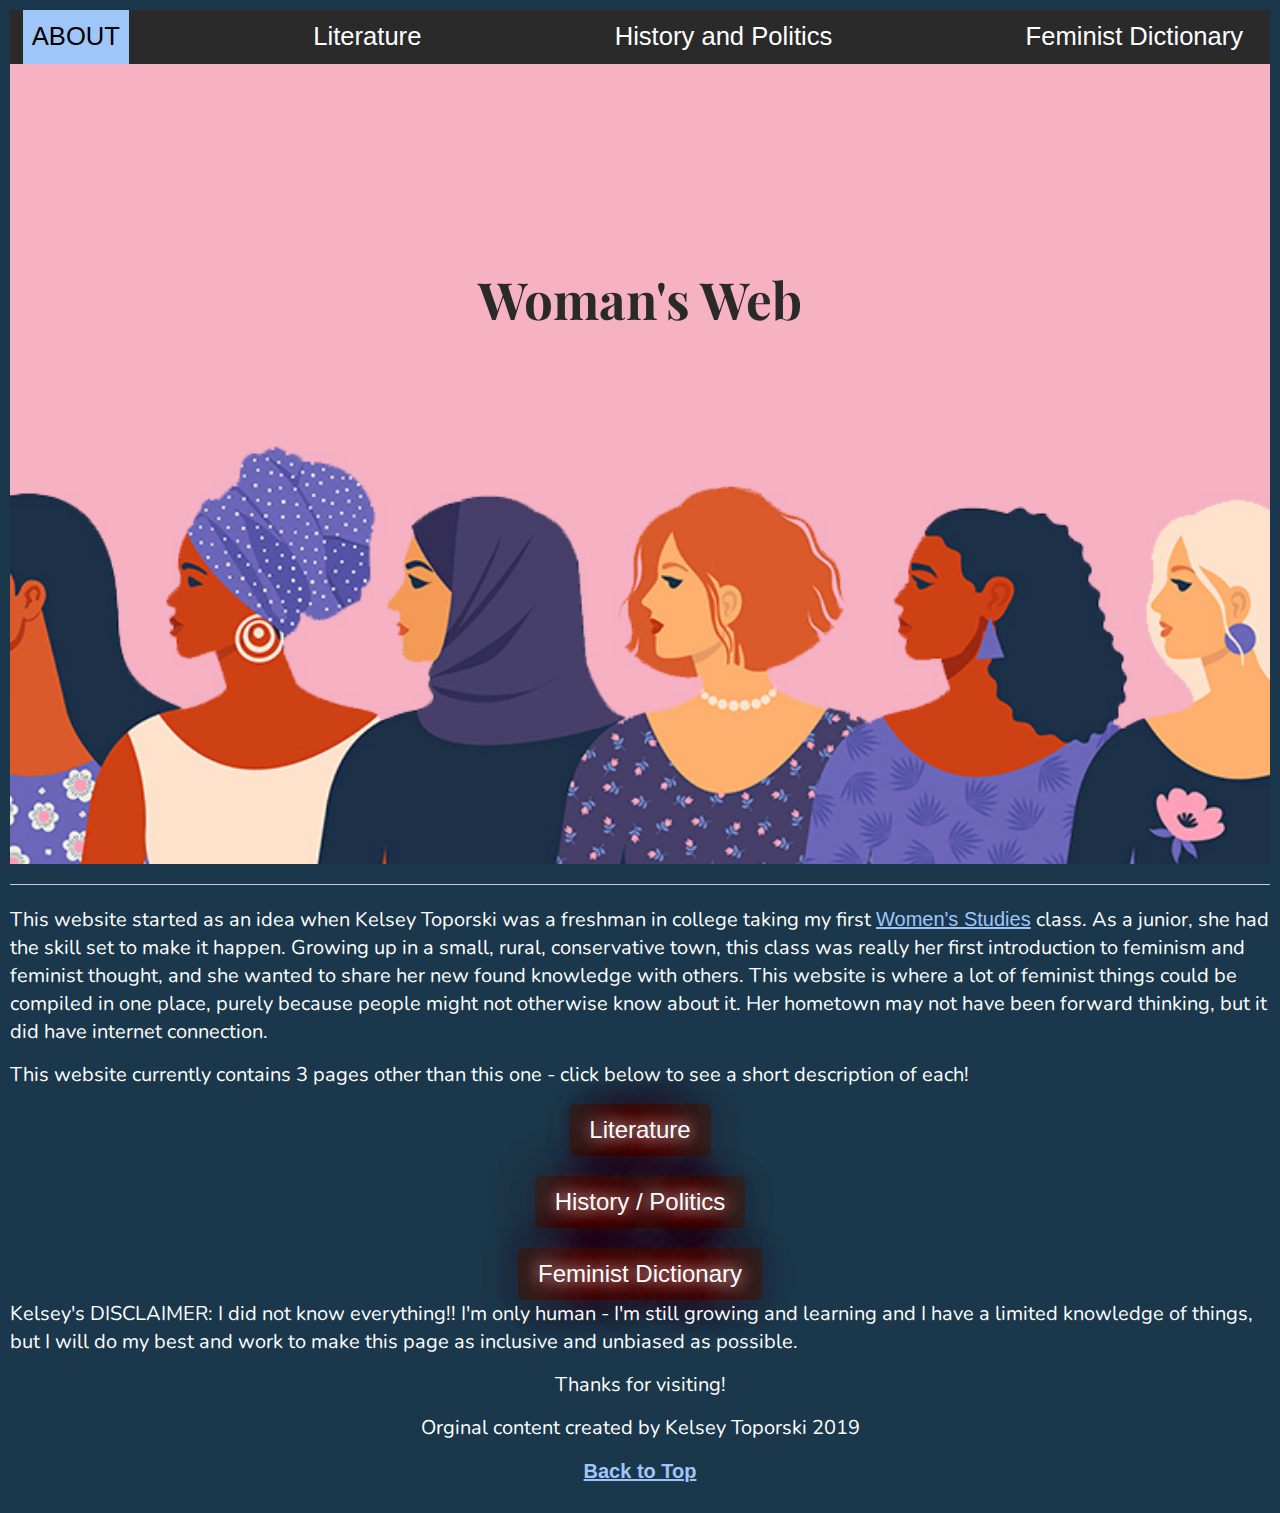
<file: index.html>
<!DOCTYPE html>
<html lang="en">
<head>
  <meta charset="UTF-8">

  <meta name="viewport" content="width=device-width, initial-scale=1.0">

  <!-- connects to the stylesheets -->
  <link rel="stylesheet" href="css/reset.css">
  <link rel="stylesheet" href="css/style.css">
  <link href="https://fonts.googleapis.com/css2?family=Abril+Fatface&display=swap" rel="stylesheet">
  <link href="https://fonts.googleapis.com/css2?family=Playfair+Display&display=swap" rel="stylesheet">
  <link href="https://fonts.googleapis.com/css2?family=Dancing+Script&display=swap" rel="stylesheet">
  <link href="https://fonts.googleapis.com/css2?family=Nunito&display=swap" rel="stylesheet">
  

  <!-- connect to a Google font -->  
  <!-- connect to a Font Aweseom font -->
  
  <link rel="stylesheet" href="https://use.fontawesome.com/releases/v5.7.1/css/all.css" integrity="sha384-fnmOCqbTlWIlj8LyTjo7mOUStjsKC4pOpQbqyi7RrhN7udi9RwhKkMHpvLbHG9Sr" crossorigin="anonymous">
  <!-- connect to a favicon -->

  <title>Women's Web</title>
</head>

<body class="fade-out">
  <a class="skip-link" href="#main">Skip to Main Content</a>
  <header>
    <nav>
        <ul>
          <li><a class = "current" href="index.html">About</a></li>
          <li><a href="literature.html">Literature</a></li>
          <li><a href="history.html">History and Politics</a></li>
          <li><a href="femdict.html">Feminist Dictionary</a></li>
        </ul>
    </nav>
  <div class = "girlpwr">  
    <h1 class = "title"> Woman's Web 
      
    </h1>
  </div> 
    <hr>
  </header>

  <main id = "main">
   <!-- <img class="about_pic" src="images/women_march_pano.jpg" width="200" alt="Image of the Ann Arbor Women's March">-->
  
  <div> 
      <p>
        This website started as an idea when Kelsey Toporski was a freshman in college taking my first <a href="https://lsa.umich.edu/women"> Women's Studies</a> class. As a junior, she had the skill set to make it happen. Growing up in a small, rural, conservative town, this class was really her first introduction to feminism and feminist thought, and she wanted to share her new found knowledge with others. This website is where a lot of feminist things could be compiled in one place, purely because people might not otherwise know about it. Her hometown may not have been forward thinking, but it did have internet connection.
      </p>
      <p>
        This website currently contains 3 pages other than this one - click below to see a short description of each!
      </p>
    </div>
    <div class="format">
      <button class="hover-button neon-glow">Literature</button>
      <div class="content">
        <p>
          This page features books written by women and for women, books and essays about feminism, poems, plays, and bios of female writers.
        </p>
      </div>
    <button class="hover-button neon-glow">History / Politics</button>
      <div class="content">
        <p>
          This page features bios of important women in history and women currently in Congress or otherwise politically involved.
        </p>
      </div>
    <button class="neon-glow hover-button">Feminist Dictionary</button>
      <div class="content">
        <p>
          This page features a collection of important feminist terminology that might make reading easier. These will include formal definitions and my own understandings of the terms.
        </p>
      </div>
    </div>
    <div>
      <p>
        <span>Kelsey's DISCLAIMER:</span> I did not know everything!! I'm only human - I'm still growing and learning and I have a limited knowledge of things, but I will do my best and work to make this page as inclusive and unbiased as possible.
      </p>
    </div>
  </main>
  
  <footer>
    
    <p class="thanks">
      Thanks for visiting!
      
    </p>
    <p>Orginal content created by Kelsey Toporski 2019</p>
    <a href="#main">Back to Top</a> <i class="fas fa-female"></i> 
  </footer>

</body>
</html>
</file>
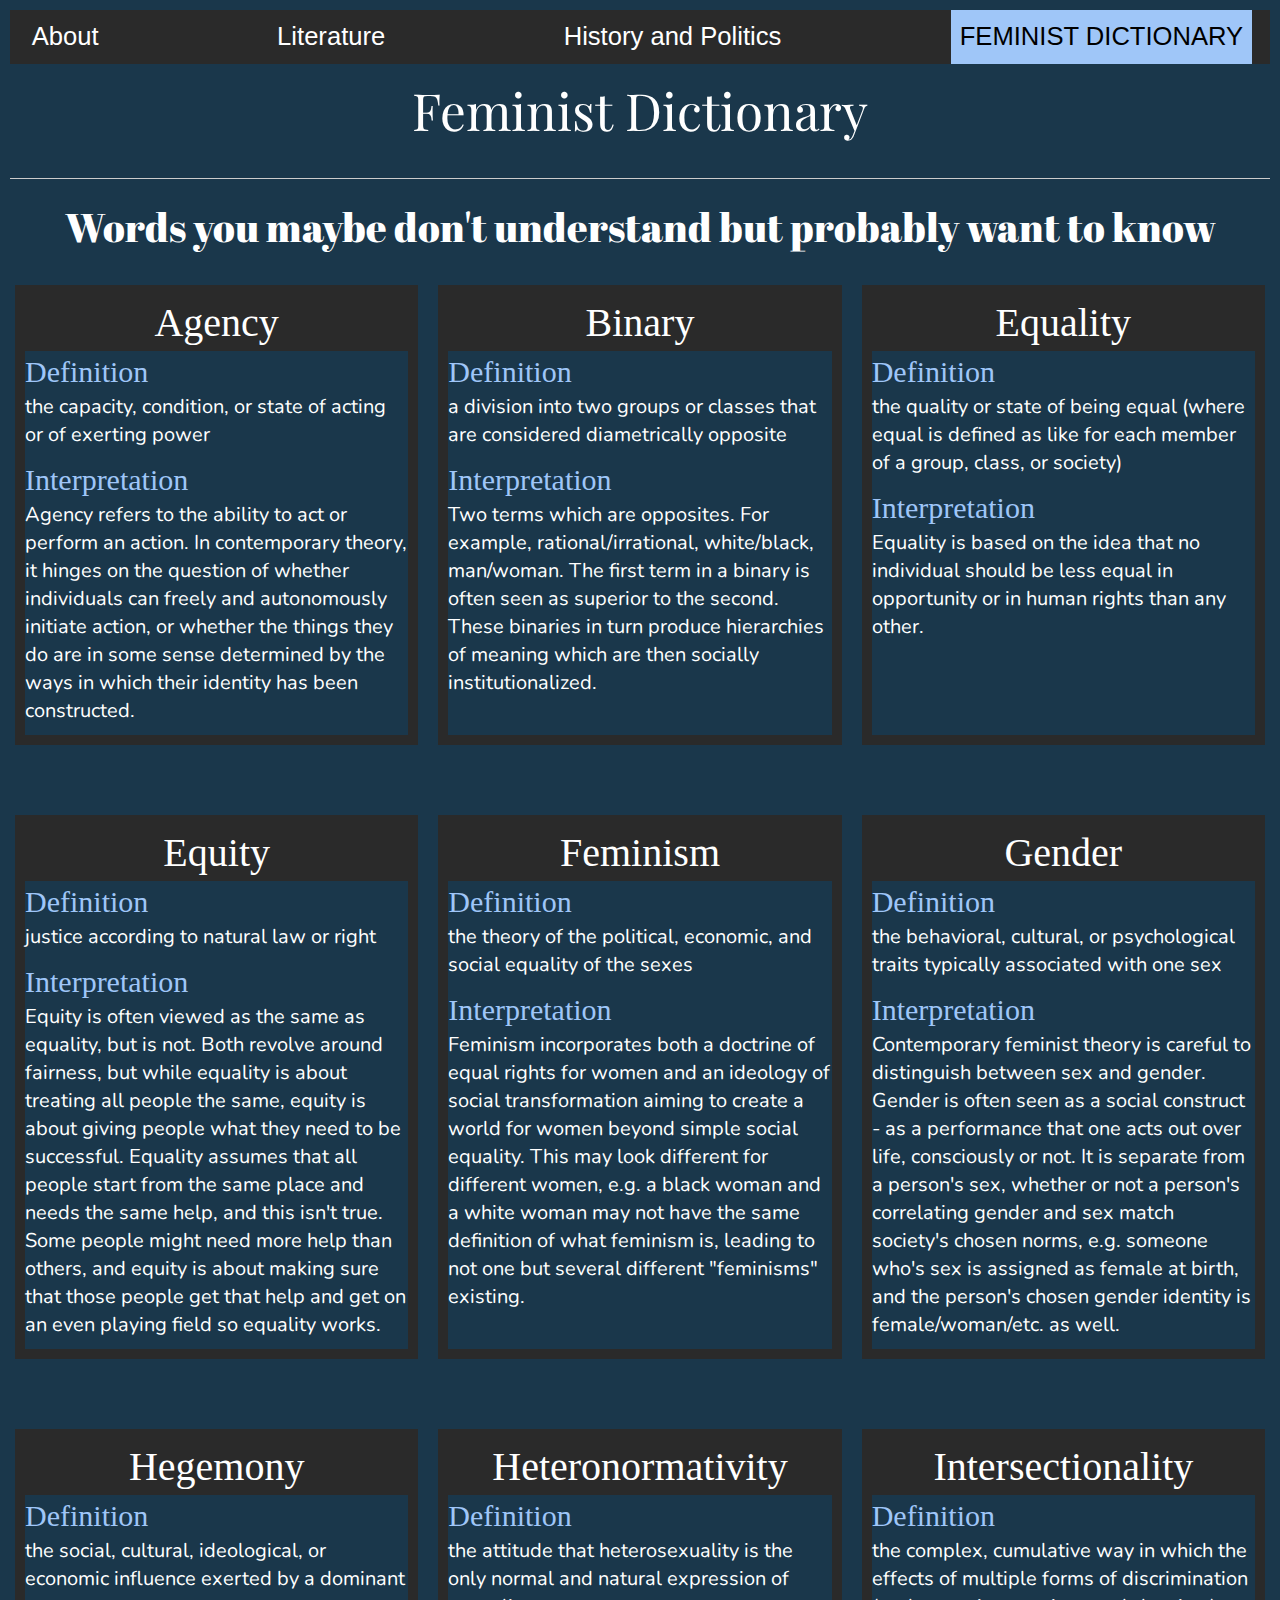
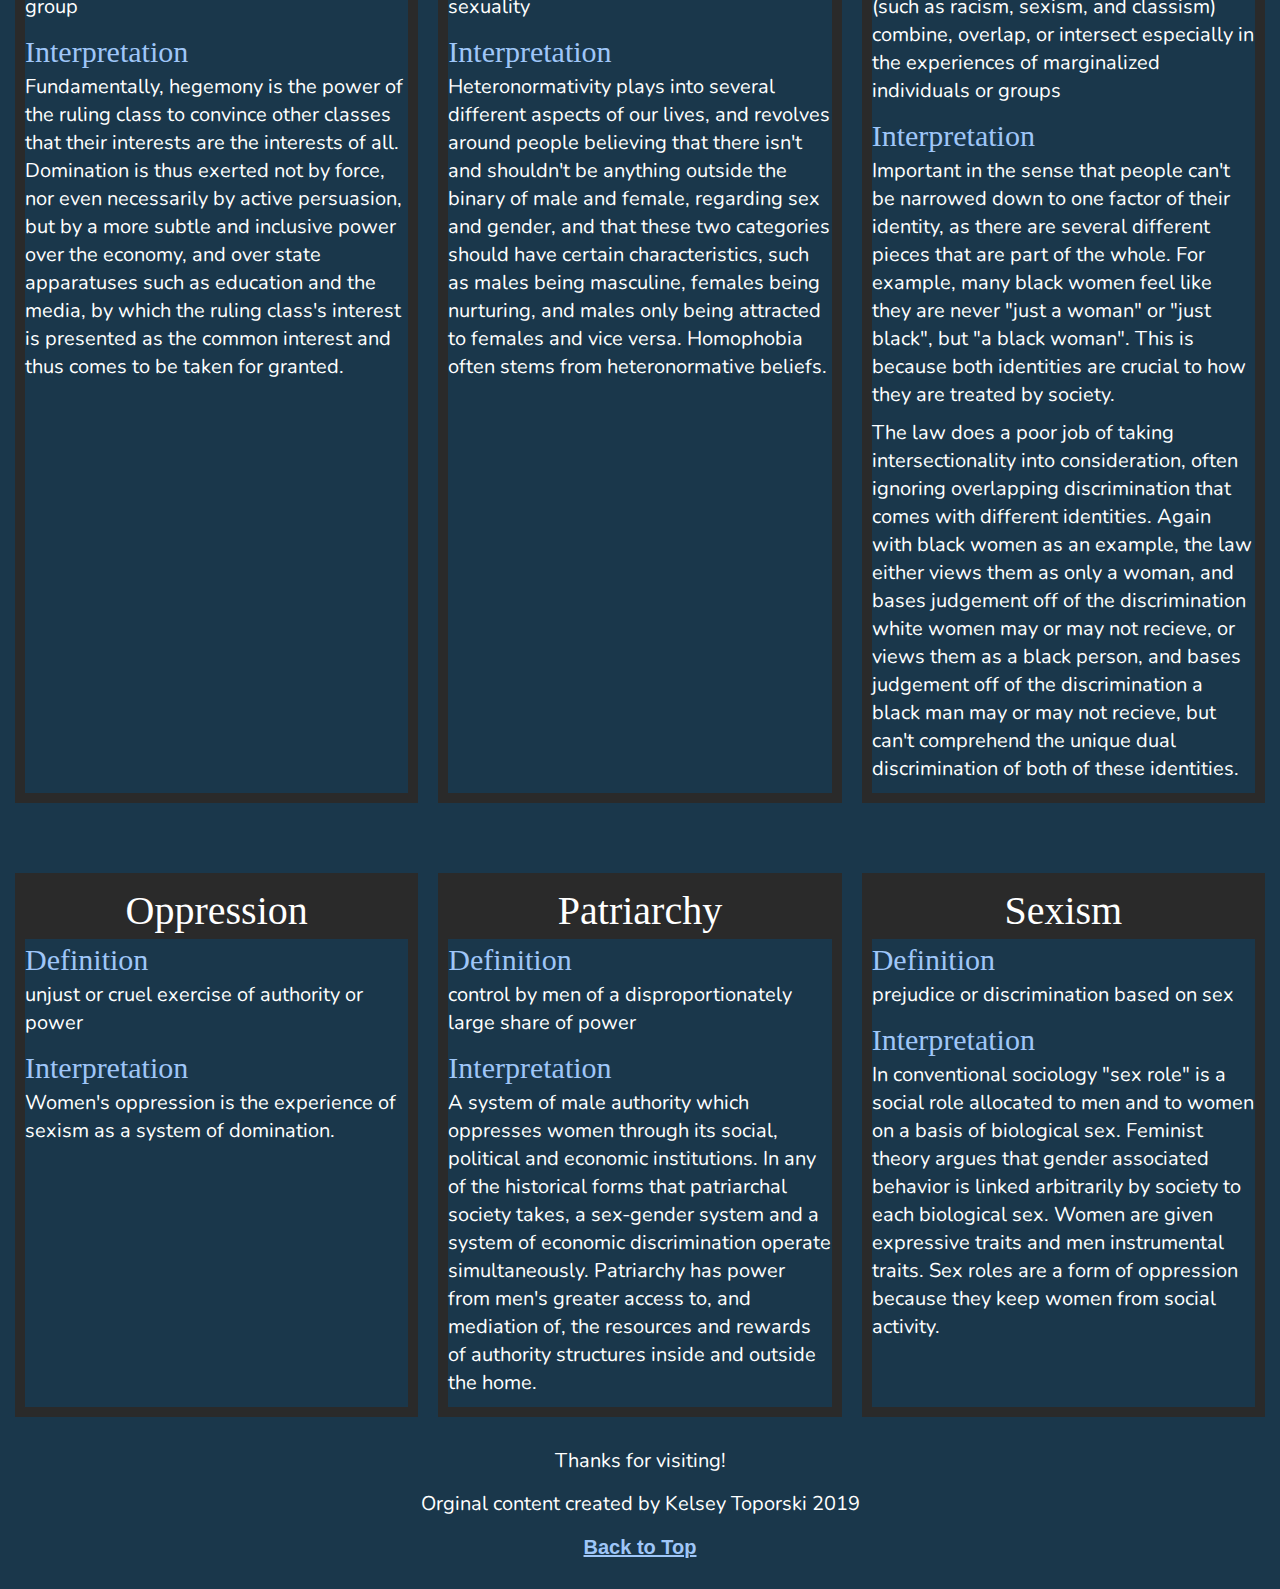
<file: femdict.html>
<!DOCTYPE html>
<html lang="en">
<head>
  <meta charset="UTF-8">

  <meta name="viewport" content="width=device-width, initial-scale=1.0">

  <!-- connects to the stylesheets -->
  <link rel="stylesheet" href="css/reset.css">
  <link rel="stylesheet" href="css/style.css">

  <!-- connect to a Google font -->  
  <!-- connect to a Font Aweseom font -->
  <!-- connect to a favicon -->
  <link href='https://fonts.googleapis.com/css?family=Anton' rel='stylesheet'>
  <link rel="preconnect" href="https://fonts.googleapis.com">
  <link rel="preconnect" href="https://fonts.gstatic.com" crossorigin>
  <link href="https://fonts.googleapis.com/css2?family=Merriweather&display=swap" rel="stylesheet">
  <link href="https://fonts.googleapis.com/css2?family=Abril+Fatface&display=swap" rel="stylesheet">
  <link href="https://fonts.googleapis.com/css2?family=Playfair+Display&display=swap" rel="stylesheet">
  <link href="https://fonts.googleapis.com/css2?family=Dancing+Script&display=swap" rel="stylesheet">
  <link href="https://fonts.googleapis.com/css2?family=Nunito&display=swap" rel="stylesheet">

  <link rel="stylesheet" href="https://use.fontawesome.com/releases/v5.7.1/css/all.css" integrity="sha384-fnmOCqbTlWIlj8LyTjo7mOUStjsKC4pOpQbqyi7RrhN7udi9RwhKkMHpvLbHG9Sr" crossorigin="anonymous">

  <title>Women's Web - Dictionary</title>
</head>

<body>
  <a class="skip-link" href="#main">Skip to Main Content</a>
  <header>
    <nav>
        <ul>
          <li><a href="index.html">About</a></li>
          <li><a href="literature.html">Literature</a></li>
          <li><a href="history.html">History and Politics</a></li>
          <li><a class = "current" href="femdict.html">Feminist Dictionary</a></li>
        </ul>
    </nav>
      <!-- definitions from meriam webster -->
      <!-- interpretations from
            The Dictionary of Feminist Theory - Maggie Humm,
            Key Concepts In Post-Colonial Studies - Ashcroft, Bill, Gareth Griffiths, and Helen Tiffin,
            or myself -->
      <!-- interpretation of equity from https://everydayfeminism.com/2014/09/equality-is-not-enough/ -->

    <h1>Feminist Dictionary</h1>
    <hr>
    <h2>Words you maybe don't understand but probably want to know</h2>

  </header>

  <main id = "main">
  

      <!-- definitions from meriam webster -->
      <!-- interpretations from
            The Dictionary of Feminist Theory - Maggie Humm,
            Key Concepts In Post-Colonial Studies - Ashcroft, Bill, Gareth Griffiths, and Helen Tiffin,
            or myself -->
      <!-- interpretation of equity from https://everydayfeminism.com/2014/09/equality-is-not-enough/ -->
      
      <div class="grid">
        <div>
        <dt>Agency</dt>
        
        <dd>Definition</dd>
          <p>
            the capacity, condition, or state of acting or of exerting power
          </p>
        <dd>Interpretation</dd>
          <p>
            Agency refers to the ability to act or perform an action. In contemporary theory, it hinges on the question of whether individuals can freely and autonomously initiate action, or whether the things they do are in some sense determined by the ways in which their identity has been constructed.
          </p>
        </div>
      <div>
        
        <dt>Binary</dt>
        <dd>Definition</dd>
          <p>
            a division into two groups or classes that are considered diametrically opposite
          </p>
        <dd>Interpretation</dd>
          <p>
            Two terms which are opposites. For example, rational/irrational, white/black, man/woman. The first term in a binary is often seen as superior to the second. These binaries in turn produce hierarchies of meaning which are then socially institutionalized.
          </p>
        </div>

      <div>
       
        <dt>Equality</dt>
        <dd>Definition</dd>
          <p>
            the quality or state of being equal (where equal is defined as like for each member of a group, class, or society)
          </p>
        <dd>Interpretation</dd>
          <p>
            Equality is based on the idea that no individual should be less equal in opportunity or in human rights than any other.
          </p>
        </div>

      <div>
          
        <dt>Equity</dt>
        <dd>Definition</dd>
          <p>
            justice according to natural law or right
          </p>
        <dd>Interpretation</dd>
          <p>
            Equity is often viewed as the same as equality, but is not. Both revolve around fairness, but while equality is about treating all people the same, equity is about giving people what they need to be successful. Equality assumes that all people start from the same place and needs the same help, and this isn't true. Some people might need more help than others, and equity is about making sure that those people get that help and get on an even playing field so equality works.
          </p>
        </div>

      <div>
          
        <dt>Feminism</dt>
        <dd>Definition</dd>
          <p>
            the theory of the political, economic, and social equality of the sexes
          </p>
        <dd>Interpretation</dd>
          <p>
            Feminism incorporates both a doctrine of equal rights for women and an ideology of social transformation aiming to create a world for women beyond simple social equality. This may look different for different women, e.g. a black woman and a white woman may not have the same definition of what feminism is, leading to not one but several different "feminisms" existing.
          </p>
       
      </div>  

    <div>
        <dt>Gender</dt>
        <dd>Definition</dd>
          <p>
            the behavioral, cultural, or psychological traits typically associated with one sex
          </p>
        <dd>Interpretation</dd>
          <p>
            Contemporary feminist theory is careful to distinguish between sex and gender. Gender is often seen as a social construct - as a performance that one acts out over life, consciously or not. It is separate from a person's sex, whether or not a person's correlating gender and sex match society's chosen norms, e.g. someone who's sex is assigned as female at birth, and the person's chosen gender identity is female/woman/etc. as well.
          </p>
        
        </div>
        
      <div>
        <dt>Hegemony</dt>
        <dd>Definition</dd>
          <p>
            the social, cultural, ideological, or economic influence exerted by a dominant group
          </p>
        <dd>Interpretation</dd>
          <p>
            Fundamentally, hegemony is the power of the ruling class to convince other classes that their interests are the interests of all.  Domination is thus exerted not by force, nor even necessarily by active persuasion, but by a more subtle and inclusive power over the economy, and over state apparatuses such as education and the media, by which the ruling class's interest is presented as the common interest and thus comes to be taken for granted.
          </p>
       
        </div>
        
      <div>
        <dt>Heteronormativity</dt>
        <dd>Definition</dd>
          <p>
            the attitude that heterosexuality is the only normal and natural expression of sexuality
          </p>
        <dd>Interpretation</dd>
          <p>
            Heteronormativity plays into several different aspects of our lives, and revolves around people believing that there isn't and shouldn't be anything outside the binary of male and female, regarding sex and gender, and that these two categories should have certain characteristics, such as males being masculine, females being nurturing, and males only being attracted to females and vice versa. Homophobia often stems from heteronormative beliefs.
          </p></dd>
        </div>
      <div> 
        <dt>Intersectionality</dt>
        <dd>Definition</dd>
          <p>
            the complex, cumulative way in which the effects of multiple forms of discrimination (such as racism, sexism, and classism) combine, overlap, or intersect especially in the experiences of marginalized individuals or groups
          </p>
        <dd>Interpretation</dd>
          <p>
            Important in the sense that people can't be narrowed down to one factor of their identity, as there are several different pieces that are part of the whole. For example, many black women feel like they are never "just a woman" or "just black", but "a black woman". This is because both identities are crucial to how they are treated by society.
          </p>
          <p>
            The law does a poor job of taking intersectionality into consideration, often ignoring overlapping discrimination that comes with different identities. Again with black women as an example, the law either views them as only a woman, and bases judgement off of the discrimination white women may or may not recieve, or views them as a black person, and bases judgement off of the discrimination a black man may or may not recieve, but can't comprehend the unique dual discrimination of both of these identities.
          </p>
        </div>
        
      <div>
          
        <dt>Oppression</dt>
        <dd>Definition</dd>
          <p>
            unjust or cruel exercise of authority or power
          </p>
        <dd>Interpretation</dd>
          <p>
            Women's oppression is the experience of sexism as a system of domination.
          </p>
       
        </div>
        
      <div>
        <dt>Patriarchy</dt>
        <dd>Definition</dd>
          <p>
            control by men of a disproportionately large share of power
          </p>
        <dd>Interpretation</dd>
          <p>
            A system of male authority which oppresses women through its social, political and economic institutions. In any of the historical forms that patriarchal society takes, a sex-gender system and a system of economic discrimination operate simultaneously. Patriarchy has power from men's greater access to, and mediation of, the resources and rewards of authority structures inside and outside the home.
          </p>
             
        </div>
        
      <div>
        <dt>Sexism</dt>
        <dd>Definition</dd>
          <p>
            prejudice or discrimination based on sex
          </p>
        <dd>Interpretation</dd>
          <p>
            In conventional sociology "sex role" is a social role allocated to men and to women on a basis of biological sex. Feminist theory argues that gender associated behavior is linked arbitrarily by society to each biological sex. Women are given expressive traits and men instrumental traits. Sex roles are a form of oppression because they keep women from social activity.
          </p>

        </div>
   
    </div>
    </main>

    <footer>
      <p class="thanks">
        Thanks for visiting! <i class="far fa-grin"></i>
      </p>
      <p>Orginal content created by Kelsey Toporski 2019</p>

      <a href="#top" class="tops">Back to Top</a> <i class="fas fa-female"></i> 
    </footer>

</body>
</html>
</file>
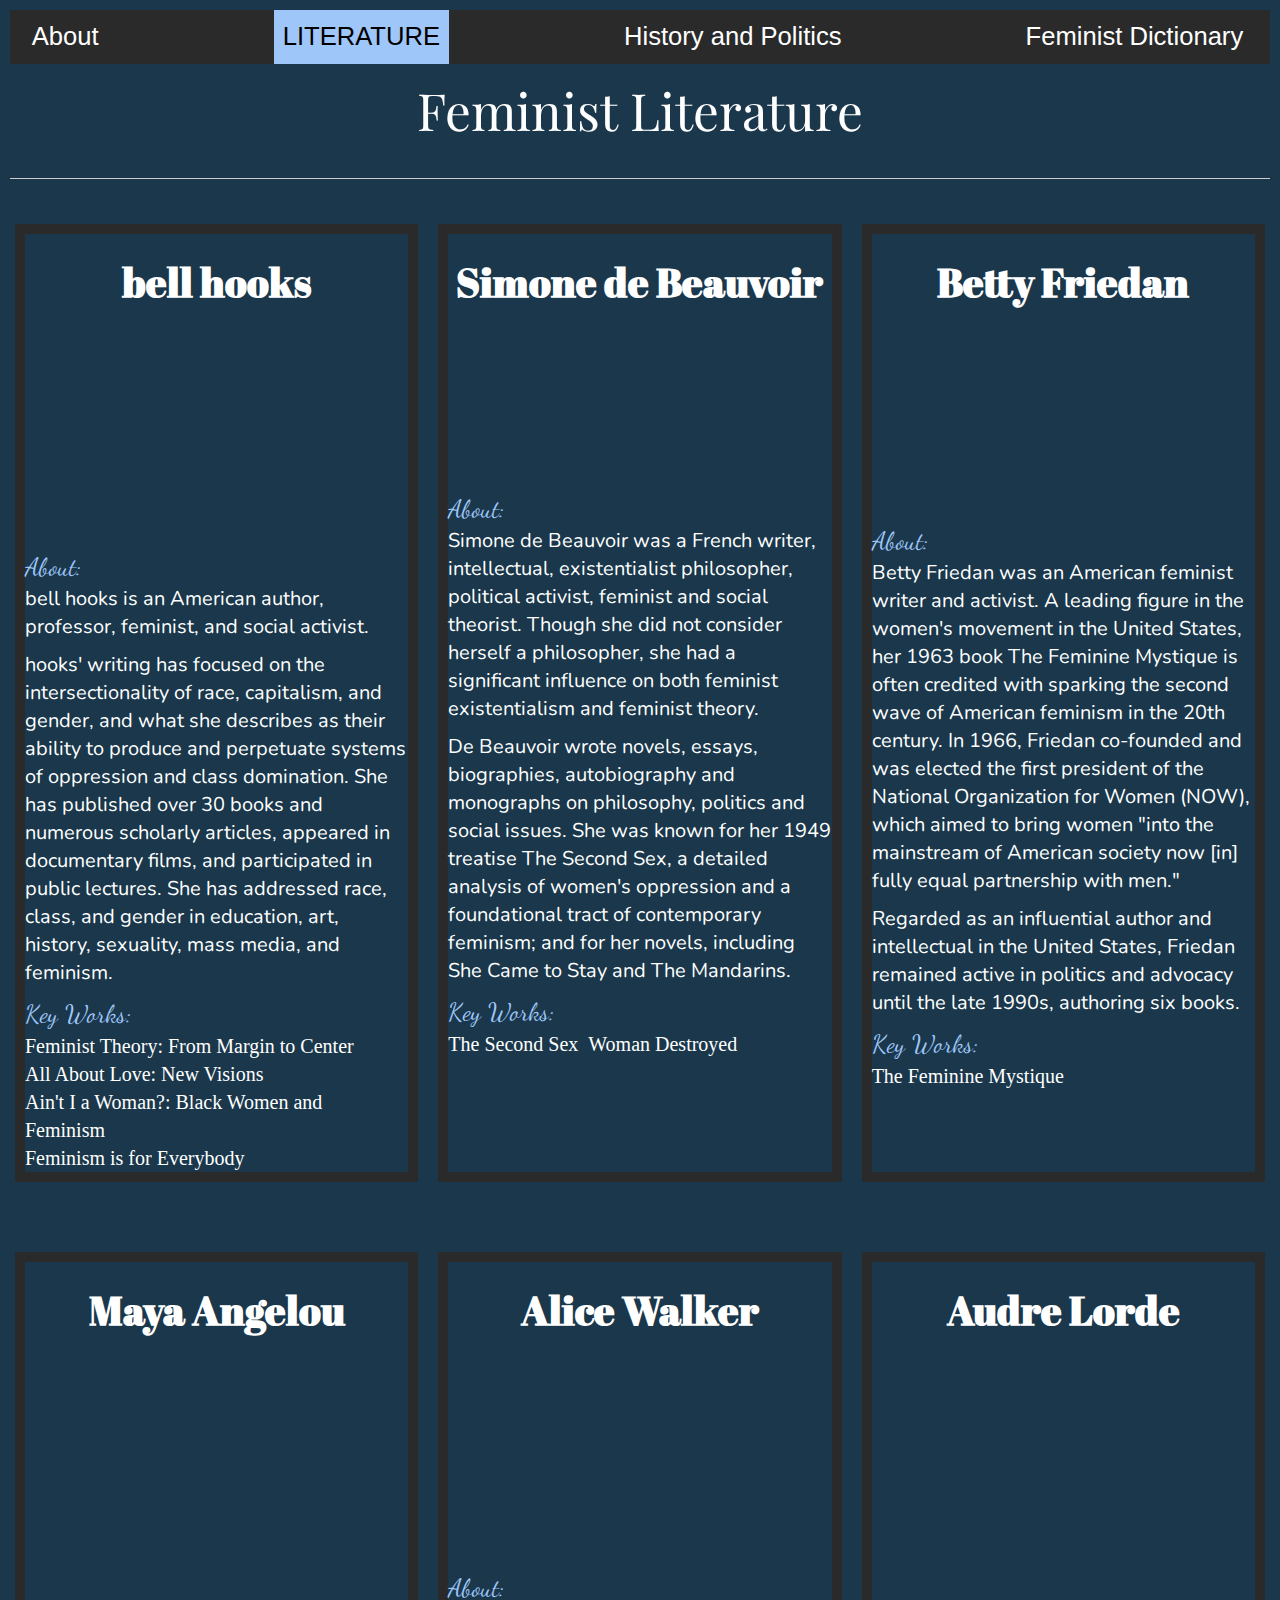
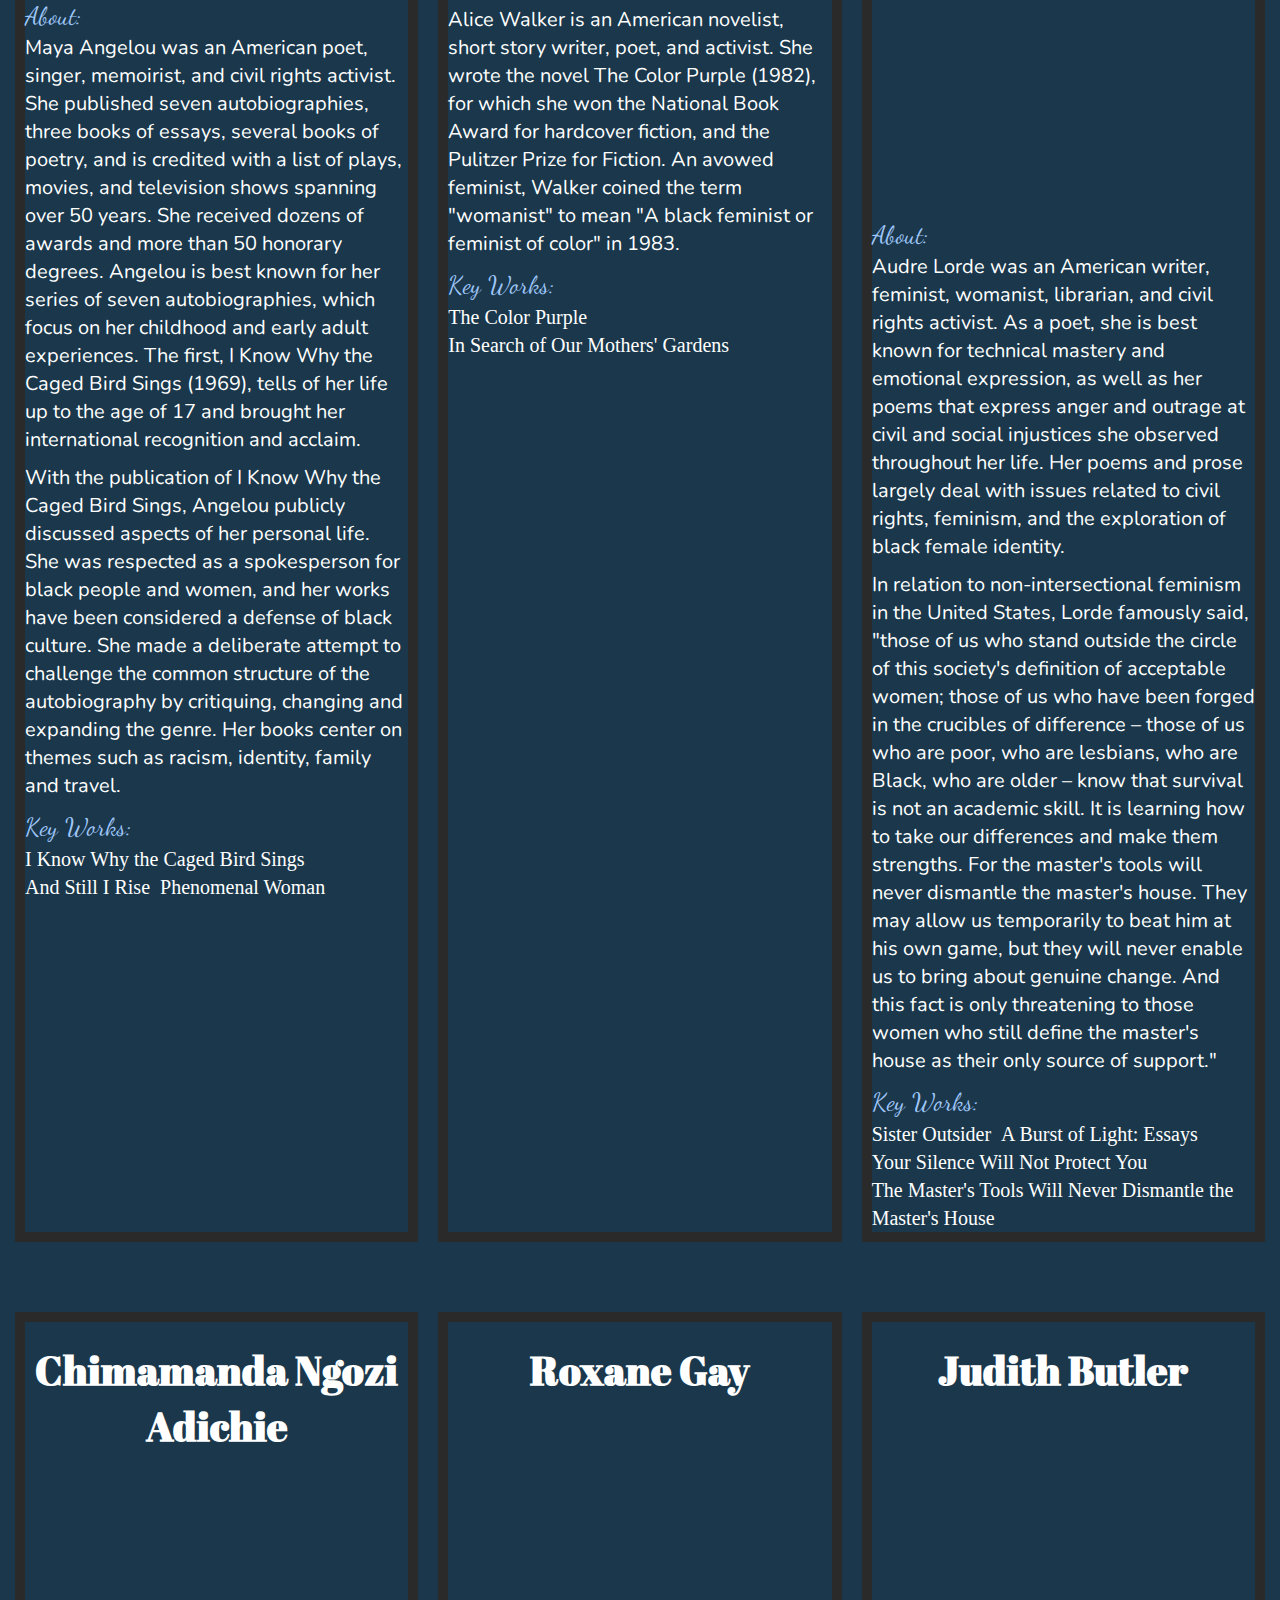
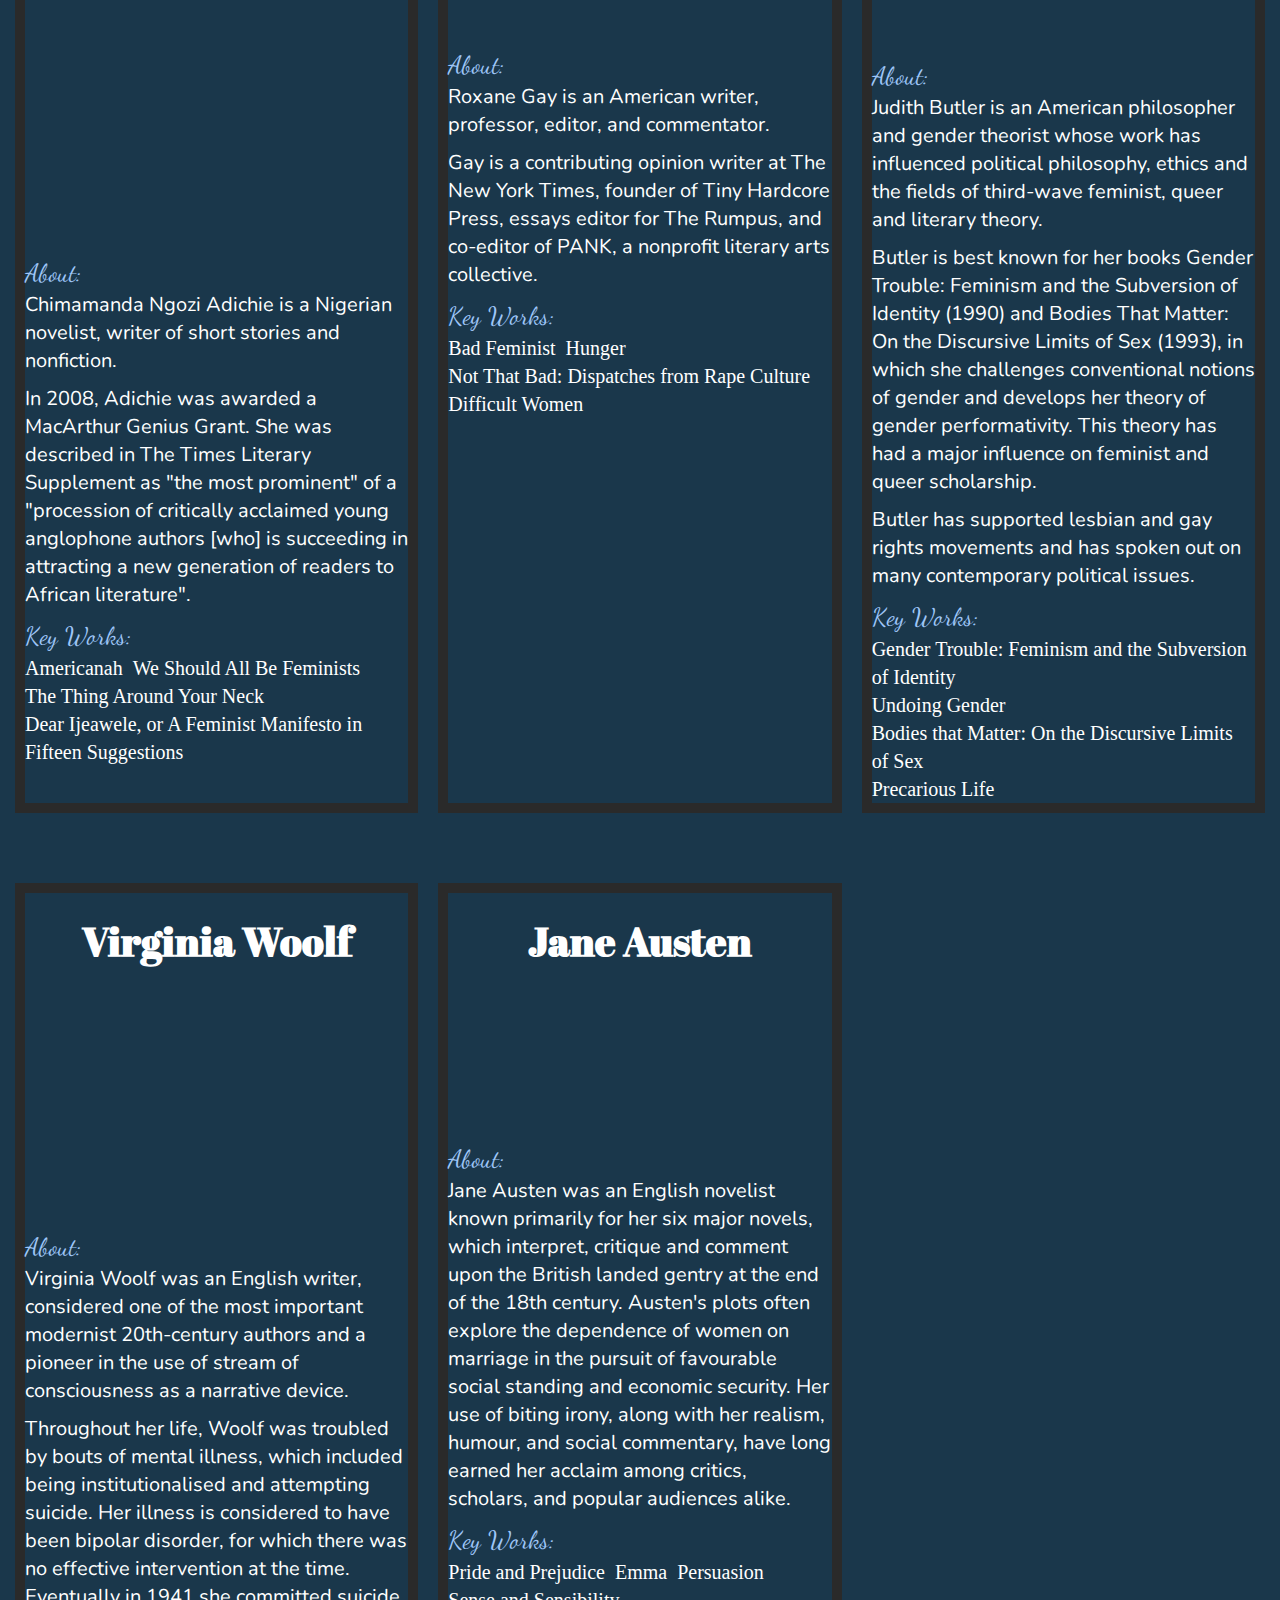
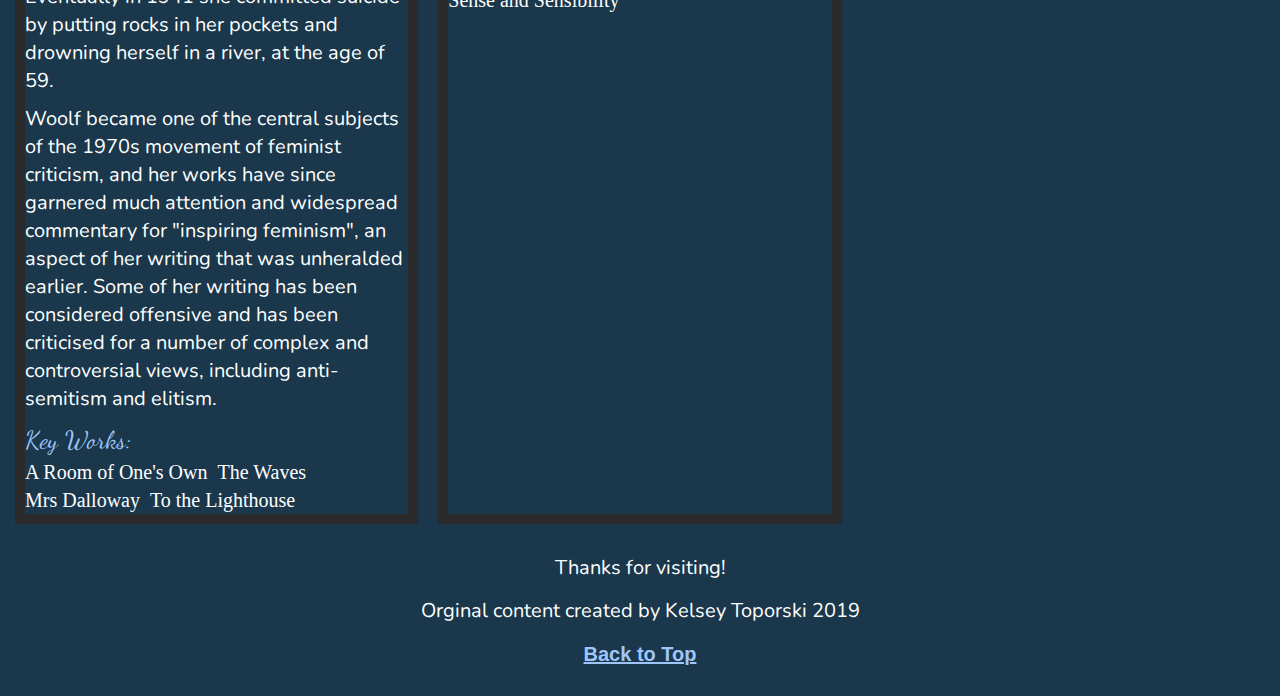
<file: literature.html>
<!DOCTYPE html>
<html lang="en">
<head>
  <meta charset="UTF-8">

  <meta name="viewport" content="width=device-width, initial-scale=1.0">

  <!-- connects to the stylesheets -->
  <link rel="stylesheet" href="css/reset.css">
  <link rel="stylesheet" href="css/style.css">
  <link href='https://fonts.googleapis.com/css?family=Anton' rel='stylesheet'>
  <link rel="preconnect" href="https://fonts.googleapis.com">
  <link rel="preconnect" href="https://fonts.gstatic.com" crossorigin>
  <link href="https://fonts.googleapis.com/css2?family=Merriweather&display=swap" rel="stylesheet">
  <link href="https://fonts.googleapis.com/css2?family=Abril+Fatface&display=swap" rel="stylesheet">
  <link href="https://fonts.googleapis.com/css2?family=Playfair+Display&display=swap" rel="stylesheet">
  <link href="https://fonts.googleapis.com/css2?family=Dancing+Script&display=swap" rel="stylesheet">
  <link href="https://fonts.googleapis.com/css2?family=Nunito&display=swap" rel="stylesheet">


  <!-- connect to a Google font -->  
  <!-- connect to a Font Aweseom font -->
  <link rel="stylesheet" href="https://use.fontawesome.com/releases/v5.7.1/css/all.css" integrity="sha384-fnmOCqbTlWIlj8LyTjo7mOUStjsKC4pOpQbqyi7RrhN7udi9RwhKkMHpvLbHG9Sr" crossorigin="anonymous">
  <!-- connect to a favicon -->

  <title>Women's Web - Literature</title>
</head>

<body>
  <a class="skip-link" href="#main">Skip to Main Content</a>
  <header>
    <nav>
        <ul>
          <li><a href="index.html">About</a></li>
          <li><a class = "current" href="literature.html">Literature</a></li>
          <li><a href="history.html">History and Politics</a></li>
          <li><a href="femdict.html">Feminist Dictionary</a></li>
        </ul>
    </nav>
      <!-- definitions from meriam webster -->
      <!-- interpretations from
            The Dictionary of Feminist Theory - Maggie Humm,
            Key Concepts In Post-Colonial Studies - Ashcroft, Bill, Gareth Griffiths, and Helen Tiffin,
            or myself -->
      <!-- interpretation of equity from https://everydayfeminism.com/2014/09/equality-is-not-enough/ -->
    <div class = "lit">
    <h1>Feminist Literature</h1>
  </div>
    <hr>

  </header>

  <main id = "main">
      <div class="grid">
      <div>
      <h2>bell hooks</h2>
      <img src="images/bell_hooks.jpg"  width="200" alt="Image of bell hooks">
     <h3>About:</h3>
        <p>
          bell hooks is an American author, professor, feminist, and social activist.
        </p>
        <p>
          hooks' writing has focused on the intersectionality of race, capitalism, and gender, and what she describes as their ability to produce and perpetuate systems of oppression and class domination. She has published over 30 books and numerous scholarly articles, appeared in documentary films, and participated in public lectures. She has addressed race, class, and gender in education, art, history, sexuality, mass media, and feminism.
        </p>
     <h3>Key Works:</h3>
        <ul>
          <li>Feminist Theory: From Margin to Center</li>
          <li>All About Love: New Visions</li>
          <li>Ain't I a Woman?: Black Women and Feminism</li>
          <li>Feminism is for Everybody</li>
        </ul>
      </div>

      <div>
        <h2>Simone de Beauvoir</h2>
      <img src="images/simone_db.jpg"  width="200" alt="Image of Simone de Beauvoir">
     <h3>About:</h3>
        <p>
          Simone de Beauvoir was a French writer, intellectual, existentialist philosopher, political activist, feminist and social theorist. Though she did not consider herself a philosopher, she had a significant influence on both feminist existentialism and feminist theory.
        </p>
        <p>
          De Beauvoir wrote novels, essays, biographies, autobiography and monographs on philosophy, politics and social issues. She was known for her 1949 treatise The Second Sex, a detailed analysis of women's oppression and a foundational tract of contemporary feminism; and for her novels, including She Came to Stay and The Mandarins.
        </p>
     <h3>Key Works:</h3>
        <ul>
          <li>The Second Sex</li>
          <li>Woman Destroyed</li>
        </ul>
      </div>

      <div>
        <h2>Betty Friedan</h2>
      <img src="images/betty_friedan.jpg"  width="200" alt="Image of Betty Friedan">
     <h3>About:</h3>
        <p>
          Betty Friedan was an American feminist writer and activist. A leading figure in the women's movement in the United States, her 1963 book The Feminine Mystique is often credited with sparking the second wave of American feminism in the 20th century. In 1966, Friedan co-founded and was elected the first president of the National Organization for Women (NOW), which aimed to bring women "into the mainstream of American society now [in] fully equal partnership with men."
        </p>
        <p>
          Regarded as an influential author and intellectual in the United States, Friedan remained active in politics and advocacy until the late 1990s, authoring six books.
        </p>
     <h3>Key Works:</h3>
        <ul>
          <li>The Feminine Mystique</li>
        </ul>
      </div>

      <div>
        <h2>Maya Angelou</h2>
      <img src="images/maya_angelou.jpg"  width="200" alt="Image of Maya Angelou">
     <h3>About:</h3>
        <p>
          Maya Angelou was an American poet, singer, memoirist, and civil rights activist. She published seven autobiographies, three books of essays, several books of poetry, and is credited with a list of plays, movies, and television shows spanning over 50 years. She received dozens of awards and more than 50 honorary degrees. Angelou is best known for her series of seven autobiographies, which focus on her childhood and early adult experiences. The first, I Know Why the Caged Bird Sings (1969), tells of her life up to the age of 17 and brought her international recognition and acclaim.
        </p>
        <p>
          With the publication of I Know Why the Caged Bird Sings, Angelou publicly discussed aspects of her personal life. She was respected as a spokesperson for black people and women, and her works have been considered a defense of black culture. She made a deliberate attempt to challenge the common structure of the autobiography by critiquing, changing and expanding the genre. Her books center on themes such as racism, identity, family and travel.
        </p>
     <h3>Key Works:</h3>
        <ul>
          <li>I Know Why the Caged Bird Sings</li>
          <li>And Still I Rise</li>
          <li>Phenomenal Woman</li>
        </ul>
      </div>

      <div>
        <h2>Alice Walker</h2>
      <img src="images/alice_walker.jpg"  width="200" alt="Image of Alice Walker">
     <h3>About:</h3>
        <p>
          Alice Walker is an American novelist, short story writer, poet, and activist. She wrote the novel The Color Purple (1982), for which she won the National Book Award for hardcover fiction, and the Pulitzer Prize for Fiction. An avowed feminist, Walker coined the term "womanist" to mean "A black feminist or feminist of color" in 1983.
        </p>
     <h3>Key Works:</h3>
        <ul>
          <li>The Color Purple</li>
          <li>In Search of Our Mothers' Gardens</li>
        </ul>
      </div>

      <div>
        <h2>Audre Lorde</h2>
      <img src="images/audre_lorde.jpg"  width="200" alt="Image of Audre Lorde">
     <h3>About:</h3>
        <p>
          Audre Lorde was an American writer, feminist, womanist, librarian, and civil rights activist. As a poet, she is best known for technical mastery and emotional expression, as well as her poems that express anger and outrage at civil and social injustices she observed throughout her life. Her poems and prose largely deal with issues related to civil rights, feminism, and the exploration of black female identity.
        </p>
        <p>
          In relation to non-intersectional feminism in the United States, Lorde famously said, "those of us who stand outside the circle of this society's definition of acceptable women; those of us who have been forged in the crucibles of difference – those of us who are poor, who are lesbians, who are Black, who are older – know that survival is not an academic skill. It is learning how to take our differences and make them strengths. For the master's tools will never dismantle the master's house. They may allow us temporarily to beat him at his own game, but they will never enable us to bring about genuine change. And this fact is only threatening to those women who still define the master's house as their only source of support."
        </p>
     <h3>Key Works:</h3>
        <ul>
          <li>Sister Outsider</li>
          <li>A Burst of Light: Essays</li>
          <li>Your Silence Will Not Protect You</li>
          <li>The Master's Tools Will Never Dismantle the Master's House</li>
        </ul>
      </div>

      <div>
        <h2>Chimamanda Ngozi Adichie</h2>
      <img src="images/chimamanda.jpg"  width="200" alt="Image of Chimamanda Ngozi Adichie">
     <h3>About:</h3>
        <p>
          Chimamanda Ngozi Adichie is a Nigerian novelist, writer of short stories and nonfiction.
        </p>
        <p>
          In 2008, Adichie was awarded a MacArthur Genius Grant. She was described in The Times Literary Supplement as "the most prominent" of a "procession of critically acclaimed young anglophone authors [who] is succeeding in attracting a new generation of readers to African literature".
        </p>
     <h3>Key Works:</h3>
        <ul>
          <li>Americanah</li>
          <li>We Should All Be Feminists</li>
          <li>The Thing Around Your Neck</li>
          <li>Dear Ijeawele, or A Feminist Manifesto in Fifteen Suggestions</li>
        </ul>
      </div>

      <div>
        <h2>Roxane Gay</h2>
      <img src="images/roxane_gay.jpg"  width="200" alt="Image of Roxane Gay">
     <h3>About:</h3>
        <p>
          Roxane Gay is an American writer, professor, editor, and commentator.
        </p>
        <p>
          Gay is a contributing opinion writer at The New York Times, founder of Tiny Hardcore Press, essays editor for The Rumpus, and co-editor of PANK, a nonprofit literary arts collective.
        </p>
     <h3>Key Works:</h3>
        <ul>
          <li>Bad Feminist</li>
          <li>Hunger</li>
          <li>Not That Bad: Dispatches from Rape Culture</li>
          <li>Difficult Women</li>
        </ul>
      </div>

      
      <div>
        <h2>Judith Butler</h2>
      <img src="images/judith_butler.jpg"  width="200" alt="Image of Judith Butler">
     <h3>About:</h3>
        <p>
          Judith Butler is an American philosopher and gender theorist whose work has influenced political philosophy, ethics and the fields of third-wave feminist, queer and literary theory.
        </p>
        <p>
          Butler is best known for her books Gender Trouble: Feminism and the Subversion of Identity (1990) and Bodies That Matter: On the Discursive Limits of Sex (1993), in which she challenges conventional notions of gender and develops her theory of gender performativity. This theory has had a major influence on feminist and queer scholarship.
        </p>
        <p>
          Butler has supported lesbian and gay rights movements and has spoken out on many contemporary political issues.
        </p>
     <h3>Key Works:</h3>
        <ul>
          <li>Gender Trouble: Feminism and the Subversion of Identity</li>
          <li>Undoing Gender</li>
          <li>Bodies that Matter: On the Discursive Limits of Sex</li>
          <li>Precarious Life</li>
        </ul>
      </div>

      <div>
        <h2>Virginia Woolf</h2>
      <img src="images/virginia_woolf.jpg"  width="200" alt="Image of Virginia Woolf">
     <h3>About:</h3>
        <p>
          Virginia Woolf was an English writer, considered one of the most important modernist 20th-century authors and a pioneer in the use of stream of consciousness as a narrative device.
        </p>
        <p>
          Throughout her life, Woolf was troubled by bouts of mental illness, which included being institutionalised and attempting suicide. Her illness is considered to have been bipolar disorder, for which there was no effective intervention at the time. Eventually in 1941 she committed suicide by putting rocks in her pockets and drowning herself in a river, at the age of 59.
        </p>
        <p>
          Woolf became one of the central subjects of the 1970s movement of feminist criticism, and her works have since garnered much attention and widespread commentary for "inspiring feminism", an aspect of her writing that was unheralded earlier. Some of her writing has been considered offensive and has been criticised for a number of complex and controversial views, including anti-semitism and elitism.
        </p>
     <h3>Key Works:</h3>
        <ul>
          <li>A Room of One's Own</li>
          <li>The Waves</li>
          <li>Mrs Dalloway</li>
          <li>To the Lighthouse</li>
        </ul>
      </div>

      <div>
        <h2>Jane Austen</h2>
      <img src="images/jane_austen.jpg"  width="200" alt="Image of Jane Austen">
     <h3>About:</h3>
        <p>
          Jane Austen was an English novelist known primarily for her six major novels, which interpret, critique and comment upon the British landed gentry at the end of the 18th century. Austen's plots often explore the dependence of women on marriage in the pursuit of favourable social standing and economic security. Her use of biting irony, along with her realism, humour, and social commentary, have long earned her acclaim among critics, scholars, and popular audiences alike.
        </p>
     <h3>Key Works:</h3>
        <ul>
          <li>Pride and Prejudice</li>
          <li>Emma</li>
          <li>Persuasion</li>
          <li>Sense and Sensibility</li>
        </ul>
      </div>
    </div>
    </main>
    <footer>
      <p class="thanks">
        Thanks for visiting! <i class="far fa-grin"> </i>
      </p>
      <p>Orginal content created by Kelsey Toporski 2019</p>
      <a href="#top" class="tops">Back to Top</a> <i class="fas fa-female"></i> 

    </footer>
  </body>
</html>
</file>
<file: css/style.css>
/* Mobile */
body{
  padding: 10px;
  background-color: #1a374b;
  font-size: 100%; 
  color: white;
  line-height: 1.4;
}

h1{
  font-family: 'Playfair Display', serif;
  padding: 0.3cm;
  font-size: 6vw; 
  text-align: center;
}

h2{
  font-family:'Abril Fatface', Georgia, serif;
  font-size: 28px; 
  text-align: center;
}

h3{
  font-family:'Dancing Script', sans-serif;
  font-size: 20px; 
  color:rgb(159, 198, 248);
}

p{
  font-family: 'Nunito', sans-serif;
  margin:auto;
  margin-bottom: 15px; 
}

a{
  font-family:'Lucida Sans', 'Lucida Sans Regular', 'Lucida Grande', 'Lucida Sans Unicode', Geneva, Verdana, sans-serif;
}

footer{
  font-weight: bold;
  text-align: center;
  padding-bottom: 2vh;
}

img.about_pic{
  width: 100%;
  padding: 5px; 
  border-style: solid;
  border-color: #2a2a2a;
  border-width: 2px; 
}

li{
  display: inline-block;
  padding-right: 5px;
}

nav a {
  font-family: Arial;
  color: white;
}

nav ul{
  display: flex;
  justify-content: space-between; 
  align-items: center; 
  background-color: #2a2a2a;
}

nav ul li{
  margin: 0;
}

nav li a{
  display: block;
  color: white;
  text-align: center;
  padding: 1vh;
  text-decoration: none;
  font-size: 3vw; 
  margin: 0 1vw;
}

a {
  display: inline;
  color: rgb(159, 198, 248);
}

.current {
  text-transform: uppercase;
  background-color: rgb(159, 198, 248);
  color: black;
}

.grid{
  margin: 5px; 
  display: grid;
  grid-template-columns: 100%; 
  grid-gap: 20px; 
  row-gap: 10px;
}

.grid div{
  border: 2px solid #2a2a2a; 
  margin: 10px 0px; 
}

.grid h2{
  margin-top: 20px;
  font-weight: bold;
  text-align: center;
}

.grid p{
  margin-bottom: 10px; 
}

.grid img{
  width: 100%; 
  margin: auto;
  display: block;
  border: 5px dashed rgb(159, 198, 248);
  animation-name: slideIn;
  animation-duration: 1s;
  animation-timing-function: ease-out;
  animation-fill-mode: forwards;
  opacity: 0;

}

.neon-glow {
  
  color: #fff;
  text-shadow: 0 0 1rem #fff,
               0 0 2rem #f00,
               0 0 3rem #f00,
               0 0 4rem #f00,
               0 0 7rem #f00,
               0 0 8rem #f00,
               0 0 10rem #f00,
               0 0 15rem #f00;
}


.hover-button {
  background-color: #2a2a2a;
  color: #fff;
  border: none;
  border-radius: 5px;
  cursor: pointer;
  font-size: 24px;
  padding: 12px 20px;
  transition: background-color 0.3s ease;
}

.hover-button:focus + .content {
  display: block;
}

.hover-button:focus {
  outline: none;
}

.content {
  display: none;
  padding: 10px;
  margin-top: 10px;
  border-radius: 5px;
}

.format {
  display: flex;
  flex-direction: column;
  justify-content: center;
  align-items: center;
  gap: 20px;
}



@media (prefers-reduced-motion: reduce) {
  img{
  animation: none;
  }
}

@keyframes slideIn {
  0% {
    transform: translateX(-100%);
  }
  100% {
    transform: translateX(0);
    opacity: 1;
  }
}

dd{
  font-size: 25px;
  color:rgb(159, 198, 248);
}


dt{
  font-size: 35px;
  text-align: center;
  background-color:  #2a2a2a; 
}

.girlpwr{
  background-image: url("../images/fem.jpeg");
  background-attachment: fixed;     
  background-position: center;  
  background-repeat: no-repeat; 
  background-size: cover;       
  background-color: white;
  min-height: 550px;                
}
/*
.lit{
  background-image: url("../images/lit.jpeg");
  background-attachment: fixed;     
  background-position: center;  
  background-repeat: no-repeat; 
  background-size: cover;       
  background-color: white;
  min-height: 450px;                
}

.hist{
  background-image: url("../images/history.png");
  background-attachment: fixed;     
  background-position: center;  
  background-repeat: no-repeat; 
  background-size: cover;       
  background-color: white;
  min-height: 450px;                
}
*/

.title{
  font-size: 7vw;
  padding-top: 100px;
  color:#2a2a2a;
  font-weight: bold;
  
}
.skip-link {
  position: absolute;
  top: -40px;
  left: 0;
  background-color: #2a2a2a;
  color: white;
  padding: 5px;
  z-index: 999;
}

.skip-link:focus {
  top: 0;
}

.fa-female{
  color:rgb(159, 198, 248);
}

/* Tablet View */
@media only screen and (min-width: 768px) {
  body {
    font-size: 110%;
    padding: 10px;
  }
  
  h1 {
    font-size: 3.5vw;
    padding: 0.25cm;
  }
  
  h2 {
    font-size: 30px;
  }

  h3 {
    font-size: 20px;
  }
  
  nav li a {
    font-size: 2vw;
  }
  .grid {
    display: grid;
    grid-template-columns: 1fr 1fr;
    gap: 20px;
  }
  .grid img {
    width: 90%;
    margin: auto;
  }
  dd {
    font-size: 20px;
  }
  dt {
    font-size: 30px;
  }
  .girlpwr {
    min-height: 800px;
  }
  .title {
    font-size: 5vw;
    padding-top: 150px;
  }
}

/* Large Screen View */
@media only screen and (min-width: 1200px) {
  body {
    font-size: 125%;
    padding: 10px;
  }
  
  h1 {
    font-size: 4vw;
    padding: 0.3cm;
  }
  
  h2 {
    font-size: 40px;
  }

  h3 {
    font-size: 25px;
  }
  
  nav li a {
    font-size: 2vw;
  }
  .grid {
    grid-template-columns: repeat(3, 1fr);
  }

  .grid div{
    border: 10px solid #2a2a2a;
    margin:25px 0px;
  }

  dd {
    font-size: 30px;
  }
  dt {
    font-size: 40px;
  }
  .girlpwr {
    min-height: 800px;
  }
  .title {
    font-size: 4vw;
    padding-top: 200px;
  }
}
</file>
